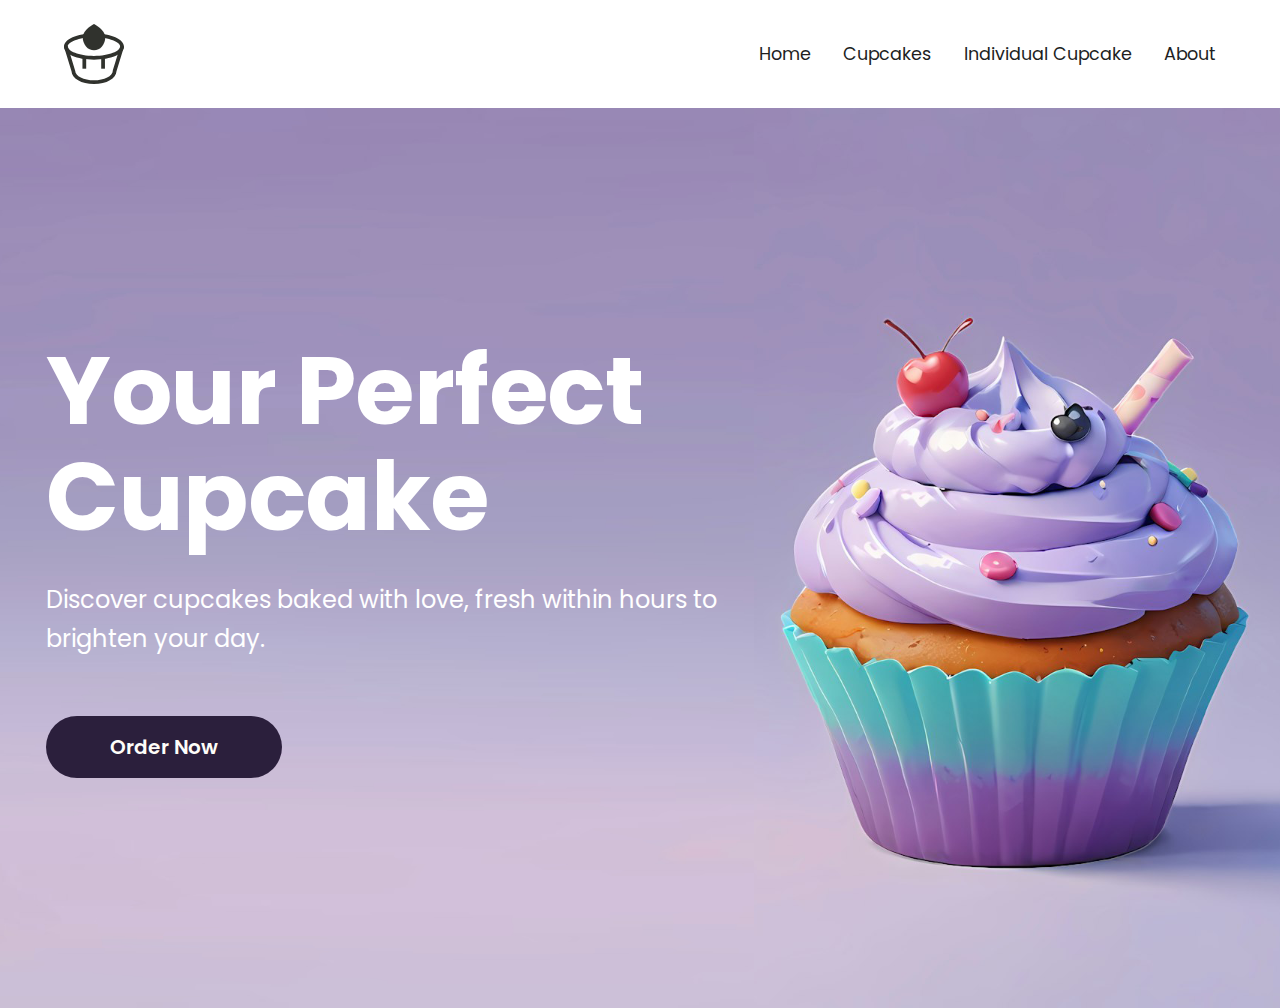
<file: index.html>
<!DOCTYPE html>
<html lang="en">
<head>
  <meta charset="UTF-8">
  <meta name="viewport" content="width=device-width, initial-scale=1.0">
  <title>Cupcake Nev</title>
  <link rel="stylesheet" href="css/style.css">

  <!-- FONT -->
  <link rel="preconnect" href="https://fonts.googleapis.com">
  <link rel="preconnect" href="https://fonts.gstatic.com" crossorigin>
  <link href="https://fonts.googleapis.com/css2?family=Cal+Sans&family=Leckerli+One&family=Manrope:wght@200..800&family=Poppins:wght@400;600;700&family=Spline+Sans:wght@300..700&display=swap" rel="stylesheet">
</head>
<body>
  <!-- HEADER -->
  <header>
    <nav class="nav">
      <div class="nav-logo">
        <img src="assets/logo.svg" alt="Cupcake Nev Logo" class="logo">
      </div>
      <ul class="nav-menu">
        <li><a href="index.html">Home</a></li>
        <li><a href="Cupcakes page.html">Cupcakes</a></li>
        <li><a href="#individual">Individual Cupcake</a></li>
        <li><a href="#about">About</a></li>
      </ul>
    </nav>
  </header>

  <main class="grid-container">
    <!-- HERO SECTION -->
    <section class="hero" id="home">
      <div class="hero-image-wrapper">
        <img src="assets/background.png" alt="Cupcake background" class="hero-image">
      </div>
    
      <div class="hero-content">
        <h1>Your Perfect Cupcake</h1>
        <p class="hero-p">Discover cupcakes baked with love, fresh within hours to brighten your day.</p>
        <a href="#" class="button">Order Now</a>
      </div>
    </section>    
    
  </main>
</body>
</html>
</file>
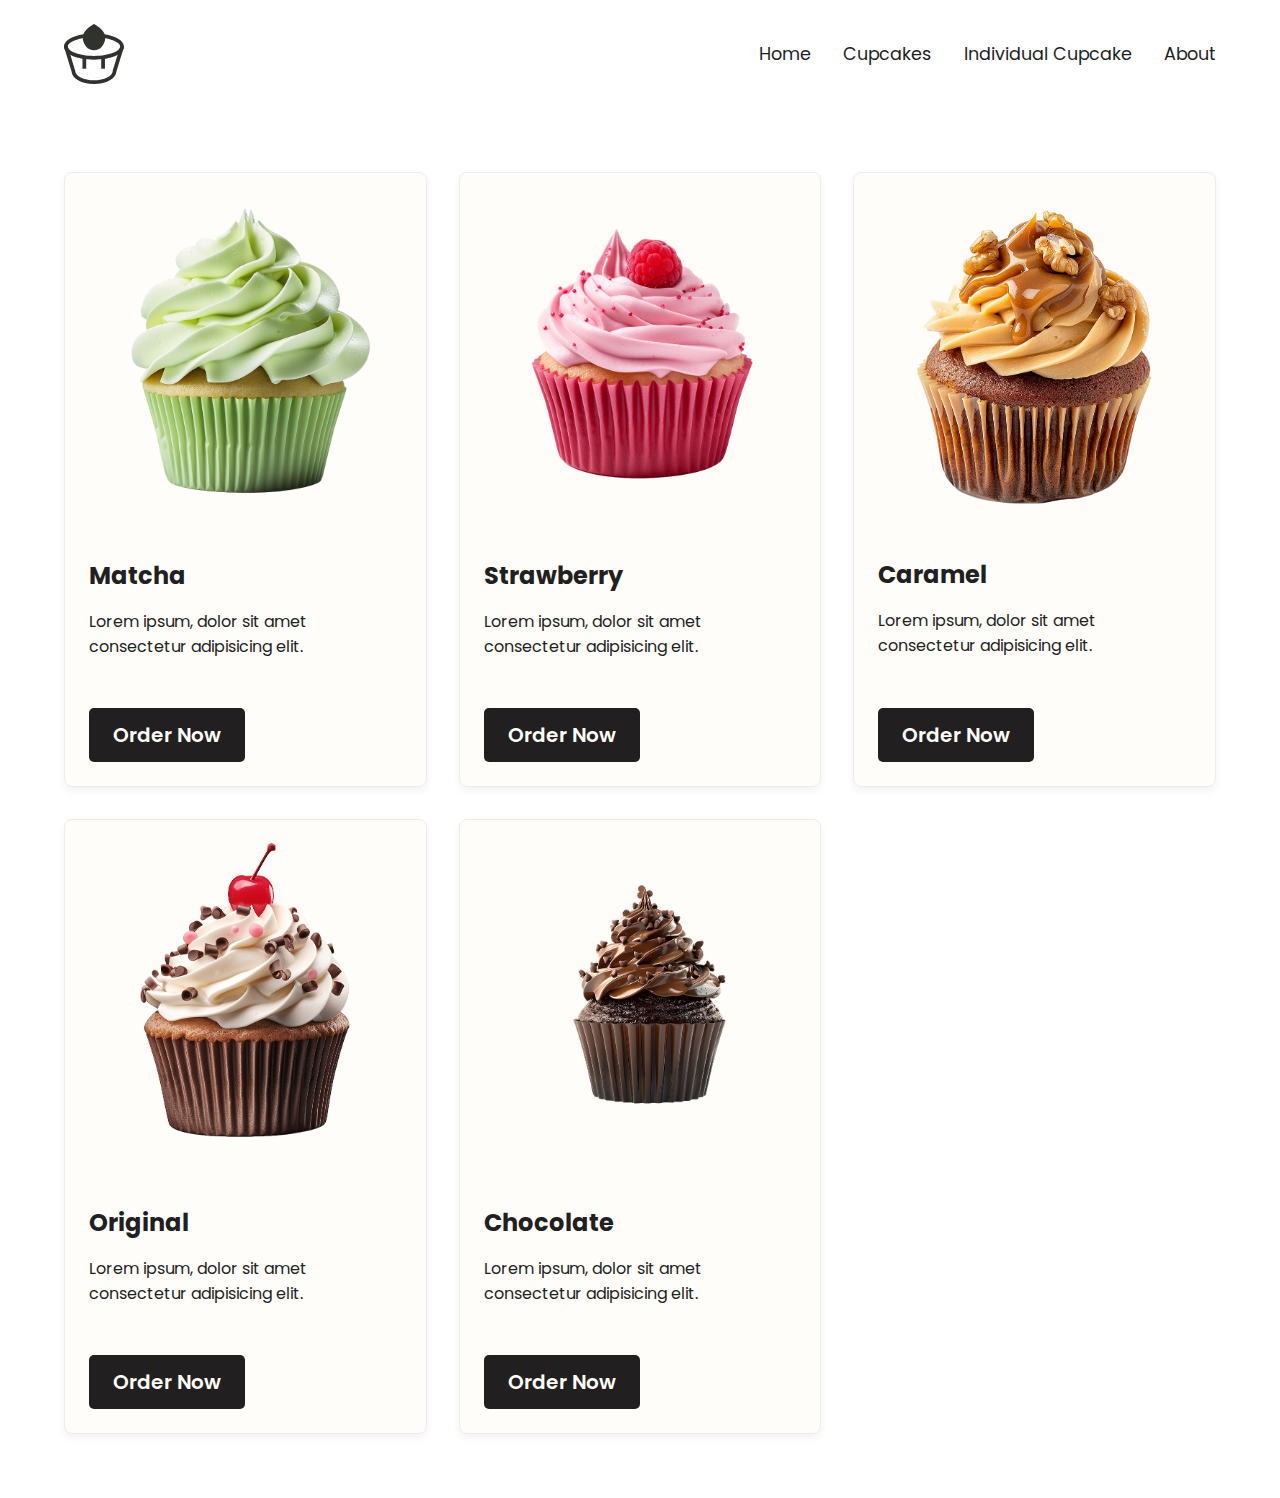
<file: Cupcakes page.html>
<!DOCTYPE html>
<html lang="en">
<head>
  <meta charset="UTF-8">
  <meta name="viewport" content="width=device-width, initial-scale=1.0">
  <title>Cupcake Nev</title>
  <link rel="stylesheet" href="css/style.css">

  <!-- FONT -->
  <link rel="preconnect" href="https://fonts.googleapis.com">
  <link rel="preconnect" href="https://fonts.gstatic.com" crossorigin>
  <link href="https://fonts.googleapis.com/css2?family=Cal+Sans&family=Leckerli+One&family=Manrope:wght@200..800&family=Poppins:wght@400;600;700&family=Spline+Sans:wght@300..700&display=swap" rel="stylesheet">
</head>
<body>
  <!-- HEADER -->
  <header>
    <nav class="nav">
      <div class="nav-logo">
        <img src="assets/logo.svg" alt="Cupcake Nev Logo" class="logo">
      </div>
      <ul class="nav-menu">
        <li><a href="index.html">Home</a></li>
        <li><a href="#menu">Cupcakes</a></li>
        <li><a href="#individual">Individual Cupcake</a></li>
        <li><a href="#about">About</a></li>
      </ul>
    </nav>
  </header>


  <body class="grid-example">
    <main>
        <div class="cards-grid">
          <!-- Cards -->
          <div class="card">
            <img src="assets/pic1.png" alt="Card Background">
            <div class="card-content">
              <h3>Matcha</h3>
              <p>Lorem ipsum, dolor sit amet consectetur adipisicing elit.</p>
              <a href="#" class="button">Order Now</a>
            </div>
          </div>
      
          <div class="card">
            <img src="assets/pic2.png" alt="Card Background">
            <div class="card-content">
              <h3>Strawberry</h3>
              <p>Lorem ipsum, dolor sit amet consectetur adipisicing elit.</p>
              <a href="#" class="button">Order Now</a>
            </div>
          </div>
      
          <div class="card">
            <img src="assets/pic3.png" alt="Card Background">
            <div class="card-content">
              <h3>Caramel</h3>
              <p>Lorem ipsum, dolor sit amet consectetur adipisicing elit.</p>
              <a href="#" class="button">Order Now</a>
            </div>
          </div>
      
          <div class="card">
            <img src="assets/pic4.png" alt="Card Background">
            <div class="card-content">
              <h3>Original</h3>
              <p>Lorem ipsum, dolor sit amet consectetur adipisicing elit.</p>
              <a href="#" class="button">Order Now</a>
            </div>
          </div>
      
          <div class="card">
            <img src="assets/pic5.png" alt="Card Background">
            <div class="card-content">
              <h3>Chocolate</h3>
              <p>Lorem ipsum, dolor sit amet consectetur adipisicing elit.</p>
              <a href="#" class="button">Order Now</a>
            </div>
          </div>
        </div>
      </main>
</file>
<file: css/style.css>
/* RESET */
* {
  box-sizing: border-box;
  margin: 0;
  padding: 0;
}

/* BASE STYLES */
html {
  font-size: 100%;
}

body {
  font-family: "Poppins", sans-serif;
  color: #211f1f;
}

img {
  max-width: 100%;
  height: auto;
  display: block;
}

/* HERO SECTION */
.hero {
  position: relative;
  overflow: hidden;
  min-height: 100vh;
  display: flex;
  align-items: center;
  padding-left: 46px;
}

.hero-image-wrapper {
  position: absolute;
  top: 0;
  left: 0;
  width: 100%;
  height: 100%;
  z-index: 1;
}

.hero-image {
  width: 100%;
  height: 100%;
  object-fit: cover;
}

.hero-content {
  position: relative;
  z-index: 2;
  max-width: 1100px;
  text-align: left;
  display: flex;
  flex-direction: column; /* Важное! Ставим текст сверху вниз */
  align-items: flex-start; /* Выравниваем по левому краю */
}

.hero-content h1 {
  font-size: 6rem;
  color: #FFFFFF;
  margin-bottom: 2rem;
  line-height: 110%;
  text-align: left;
  max-width: 1000px;
  letter-spacing: -0.5px;
}

.hero-content p {
  font-size: 1.5rem;
  color: #FFFFFF;
  margin-bottom: 2rem;
  line-height: 1.6;
  max-width: 700px;
}

.button {
  display: inline-block;
  margin-top: 1.6rem;
  padding: 1rem 4rem;
  background-color: #2B1F3C;
  color: #FEFDF9;
  text-decoration: none;
  border-radius: 50px;
  font-weight: 600;
  font-size: 1.25rem;
}


/* NAVIGATION */
.nav {
  display: flex;
  justify-content: space-between;
  align-items: center;
  padding: 1.5rem 4rem;
}

.nav-logo img {
  height: 60px; /* size logo */
}

.nav-menu {
  list-style: none;
  display: flex;
  gap: 2rem;
}

.nav-menu a {
  text-decoration: none;
  color: #211f1f;
  font-weight: 400;
  font-size: 1.1rem;
}

/* CARDS PAGE*/
.cards-grid {
  display: grid;
  grid-template-columns: repeat(3, 1fr);
  gap: 2rem;
  padding: 4rem;
}

.card {
  background-color: #FEFDF9;
  border: 1px solid #edecea;
  border-radius: 8px;
  overflow: hidden;
  box-shadow: 0 4px 8px rgba(0, 0, 0, 0.05);
  transition: transform 0.3s ease;
}

.card:hover {
  transform: translateY(-8px);
}

.card img {
  width: 100%;
  height: auto;
}

.card-content {
  padding: 1.5rem;
}

.card-content h3 {
  font-size: 1.5rem;
  margin-bottom: 1rem;
}

.card-content p {
  font-size: 1rem;
  margin-bottom: 1.5rem;
}

.card-content .button {
  background-color: #211f1f;
  color: #FEFDF9;
  padding: 0.75rem 1.5rem;
  border-radius: 5px;
  text-decoration: none;
  display: inline-block;
}
</file>
